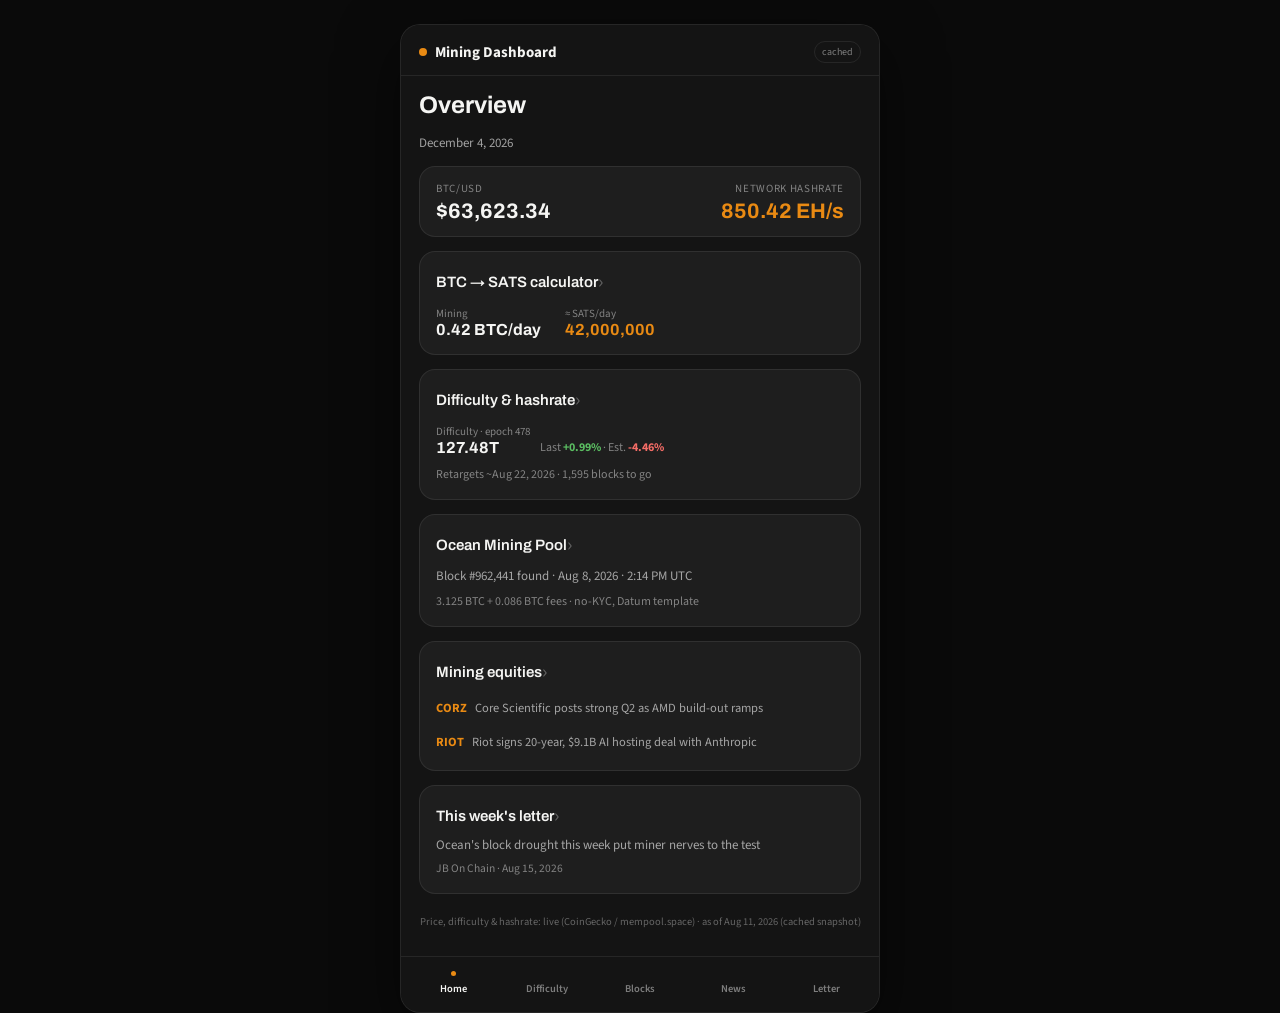
<file: index.html>
<!DOCTYPE html>
<html lang="en">
<head>
<meta charset="utf-8">
<meta name="viewport" content="width=device-width, initial-scale=1, viewport-fit=cover">
<title>Bitcoin Mining Dashboard</title>
<meta name="description" content="Live BTC price, difficulty & hashrate, Ocean Mining Pool blocks, mining-equity news, and the weekly JB On Chain letter.">
<meta name="theme-color" content="#0a0a0a">
<link rel="manifest" href="manifest.webmanifest">
<link rel="icon" href="data:image/svg+xml,%3Csvg xmlns='http://www.w3.org/2000/svg' viewBox='0 0 100 100'%3E%3Ccircle cx='50' cy='50' r='48' fill='%230a0a0a'/%3E%3Ctext x='50' y='68' font-size='58' text-anchor='middle' fill='%23f7931a' font-family='Arial, sans-serif' font-weight='bold'%3E%E2%82%BF%3C/text%3E%3C/svg%3E">
<link rel="preconnect" href="https://fonts.googleapis.com">
<link rel="preconnect" href="https://fonts.gstatic.com" crossorigin>
<link href="https://fonts.googleapis.com/css2?family=Archivo:wght@500;600;700;800&family=Source+Sans+3:wght@400;500;600;700&display=swap" rel="stylesheet">
<link rel="stylesheet" href="styles.css">
</head>
<body>
<div id="app-shell"></div>

<script src="data.js"></script>
<script src="live.js"></script>
<script src="app.js"></script>
<script>
// Silent pageview counter for the hidden /stats.html page. Fire-and-forget,
// never blocks or affects rendering if the counter service is unreachable.
(function () {
  try {
    fetch('https://api.countapi.xyz/hit/btc-mining-dash-mari18b-9f3k2/views', { keepalive: true }).catch(function () {});
  } catch (e) {}
})();
</script>
</body>
</html>
</file>
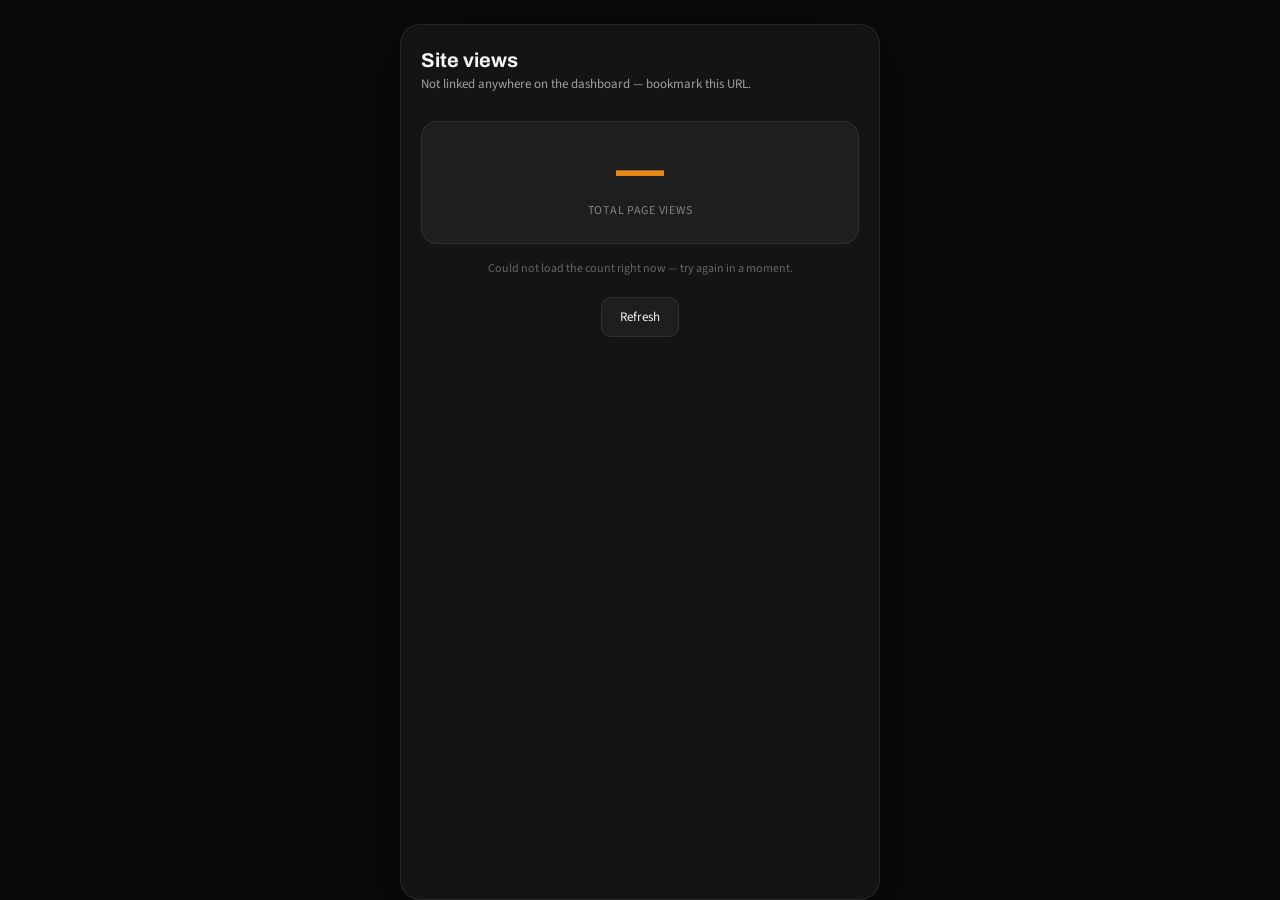
<file: stats.html>
<!DOCTYPE html>
<html lang="en">
<head>
<meta charset="utf-8">
<meta name="viewport" content="width=device-width, initial-scale=1, viewport-fit=cover">
<title>Site Stats</title>
<meta name="robots" content="noindex, nofollow">
<link rel="preconnect" href="https://fonts.googleapis.com">
<link rel="preconnect" href="https://fonts.gstatic.com" crossorigin>
<link href="https://fonts.googleapis.com/css2?family=Archivo:wght@500;600;700;800&family=Source+Sans+3:wght@400;500;600;700&display=swap" rel="stylesheet">
<link rel="stylesheet" href="styles.css">
<style>
  #app-shell { display: block; padding: 24px 20px 40px; }
  .stats-title { font-size: 20px; margin: 0 0 4px; }
  .stats-sub { color: var(--text-dim); font-size: 13px; margin: 0 0 28px; }
  .stats-card {
    background: var(--card); border: 1px solid var(--border); border-radius: 16px;
    padding: 24px; text-align: center; margin-bottom: 16px;
  }
  .stats-count { font-family: 'Archivo', sans-serif; font-weight: 800; font-size: 48px; color: var(--accent); line-height: 1; }
  .stats-label { color: var(--text-faint); font-size: 12px; text-transform: uppercase; letter-spacing: 0.06em; margin-top: 8px; }
  .stats-status { color: var(--text-faintest); font-size: 12px; text-align: center; margin-top: 12px; }
  .stats-refresh {
    display: block; margin: 20px auto 0; background: var(--card); color: var(--text);
    border: 1px solid var(--border); border-radius: 10px; padding: 10px 18px; font-size: 13px; cursor: pointer;
  }
  .stats-refresh:hover { border-color: var(--accent); color: var(--accent); }
</style>
</head>
<body>
<div id="app-shell">
  <h1 class="heading stats-title">Site views</h1>
  <p class="stats-sub">Not linked anywhere on the dashboard — bookmark this URL.</p>
  <div class="stats-card">
    <div class="stats-count" id="count">—</div>
    <div class="stats-label">total page views</div>
  </div>
  <div class="stats-status" id="status">Loading…</div>
  <button class="stats-refresh" id="refresh">Refresh</button>
</div>

<script>
(function () {
  var COUNTER_URL = 'https://api.countapi.xyz/get/btc-mining-dash-mari18b-9f3k2/views';
  var countEl = document.getElementById('count');
  var statusEl = document.getElementById('status');

  function load() {
    statusEl.textContent = 'Loading…';
    fetch(COUNTER_URL)
      .then(function (res) {
        if (!res.ok) throw new Error('HTTP ' + res.status);
        return res.json();
      })
      .then(function (data) {
        var value = data && data.value;
        if (typeof value !== 'number') throw new Error('bad payload');
        countEl.textContent = value.toLocaleString('en-US');
        statusEl.textContent = 'As of ' + new Date().toLocaleString('en-US');
      })
      .catch(function () {
        statusEl.textContent = 'Could not load the count right now — try again in a moment.';
      });
  }

  document.getElementById('refresh').addEventListener('click', load);
  load();
})();
</script>
</body>
</html>
</file>
<file: styles.css>
:root {
  --accent: oklch(0.72 0.16 63);
  --accent-dim: oklch(0.72 0.16 63 / 0.15);
  --green: oklch(0.72 0.16 145);
  --red: oklch(0.7 0.17 25);
  --bg: #0a0a0a;
  --card: #1e1e1e;
  --card-2: #141414;
  --border: rgba(255, 255, 255, 0.08);
  --text: #f5f5f3;
  --text-dim: rgba(255, 255, 255, 0.6);
  --text-faint: rgba(255, 255, 255, 0.45);
  --text-faintest: rgba(255, 255, 255, 0.35);
}

* { box-sizing: border-box; }

html, body {
  margin: 0;
  background: var(--bg);
  color: var(--text);
  font-family: 'Source Sans 3', sans-serif;
  -webkit-font-smoothing: antialiased;
}

a { color: var(--accent); text-decoration: none; }
a:hover { color: oklch(0.8 0.16 63); }
input { font-family: 'Source Sans 3', sans-serif; }
button { font-family: inherit; }

.heading { font-family: 'Archivo', sans-serif; font-weight: 700; }

#app-shell {
  max-width: 480px;
  margin: 0 auto;
  min-height: 100vh;
  display: flex;
  flex-direction: column;
  background: var(--card-2);
  position: relative;
}

@media (min-width: 560px) {
  body { padding: 24px 0 0; }
  #app-shell {
    min-height: calc(100vh - 24px);
    border-radius: 20px;
    border: 1px solid var(--border);
    overflow: hidden;
    box-shadow: 0 20px 60px rgba(0,0,0,0.5);
  }
}

/* ---------- top bar ---------- */
.topbar {
  flex-shrink: 0;
  display: flex;
  align-items: center;
  justify-content: space-between;
  gap: 10px;
  padding: 16px 18px 12px;
  border-bottom: 1px solid var(--border);
  position: sticky;
  top: 0;
  background: var(--card-2);
  z-index: 5;
}
.topbar .brand { display: flex; align-items: center; gap: 8px; font-size: 15px; font-weight: 700; }
.topbar .brand .dot { width: 8px; height: 8px; border-radius: 50%; background: var(--accent); }
.live-badge { font-size: 10px; padding: 3px 7px; border-radius: 999px; border: 1px solid var(--border); color: var(--text-faint); white-space: nowrap; }
.live-badge.is-live { color: var(--green); border-color: color-mix(in oklch, var(--green) 40%, transparent); }
.live-badge.is-cached { color: var(--text-faint); }

/* ---------- scroll area ---------- */
.screen { flex: 1; overflow: auto; padding: 16px 18px 8px; display: flex; flex-direction: column; gap: 14px; min-height: 0; }
.screen.tight { gap: 16px; }

.page-title { font-size: 24px; }
.page-sub { font-size: 13px; color: var(--text-dim); margin-top: 2px; }

.card {
  background: var(--card);
  border: 1px solid var(--border);
  border-radius: 16px;
  padding: 16px;
}
.card.link { text-align: left; cursor: pointer; width: 100%; display: flex; flex-direction: column; gap: 10px; color: inherit; }
.card.link:hover { border-color: rgba(255,255,255,0.16); }
.row-between { display: flex; justify-content: space-between; align-items: center; }
.chevron { font-size: 20px; color: rgba(255,255,255,0.3); }

.stat-label { font-size: 11px; letter-spacing: .06em; text-transform: uppercase; color: var(--text-faint); white-space: nowrap; }
.stat-value { font-family: 'Archivo', sans-serif; font-size: 21px; font-weight: 700; margin-top: 4px; }

.two-up { display: flex; justify-content: space-between; background: var(--card); border: 1px solid var(--border); border-radius: 16px; padding: 14px 16px; }
.two-up > div:last-child { text-align: right; }

.small-label { font-size: 11px; color: var(--text-faint); }
.value-md { font-family: 'Archivo', sans-serif; font-size: 16px; font-weight: 700; }
.value-sm { font-family: 'Archivo', sans-serif; font-size: 15px; font-weight: 700; margin-top: 3px; }

.footnote { text-align: center; font-size: 10.5px; color: var(--text-faintest); padding: 6px 0 18px; line-height: 1.5; }
.footnote a { color: inherit; text-decoration: underline; }

/* ---------- bottom tabs ---------- */
.tabbar { flex-shrink: 0; display: flex; padding: 8px 6px calc(env(safe-area-inset-bottom, 0px) + 10px); border-top: 1px solid var(--border); background: var(--card-2); position: sticky; bottom: 0; }
.tab-btn { flex: 1; display: flex; flex-direction: column; align-items: center; gap: 5px; background: transparent; border: none; padding: 6px 2px; cursor: pointer; color: var(--text-faint); }
.tab-btn .dot { width: 5px; height: 5px; border-radius: 50%; background: transparent; }
.tab-btn.active { color: var(--text); }
.tab-btn.active .dot { background: var(--accent); }
.tab-btn .label { font-size: 10.5px; font-weight: 600; }

/* ---------- misc bits ---------- */
.chips { display: flex; gap: 8px; overflow: auto; padding-bottom: 2px; }
.chip { flex-shrink: 0; padding: 8px 14px; border-radius: 999px; border: 1px solid rgba(255,255,255,0.16); font-size: 12px; font-weight: 600; white-space: nowrap; cursor: pointer; background: transparent; color: var(--text-dim); }
.chip.active { background: var(--accent); color: #141414; border-color: var(--accent); }

.equity-strip { display: flex; gap: 8px; overflow: auto; padding-bottom: 2px; }
.equity-pill { flex-shrink: 0; background: var(--card); border: 1px solid var(--border); border-radius: 12px; padding: 10px 14px; min-width: 90px; }
.equity-pill .ticker { font-family: 'Archivo', sans-serif; font-size: 12px; font-weight: 700; color: var(--text-dim); }
.equity-pill .price { font-family: 'Archivo', sans-serif; font-size: 15px; font-weight: 700; margin-top: 2px; }
.equity-pill .pct { font-size: 11px; font-weight: 600; margin-top: 2px; }

.news-item, .block-item { background: var(--card); border: 1px solid var(--border); border-radius: 14px; padding: 14px 16px; display: flex; flex-direction: column; gap: 8px; }
.news-item .top { display: flex; justify-content: space-between; align-items: center; }
.news-item .tags { display: flex; gap: 8px; align-items: center; }
.news-item .ticker { font-family: 'Archivo', sans-serif; font-size: 12px; font-weight: 700; color: var(--accent); }
.news-item .cat { font-size: 10.5px; color: var(--text-faint); border: 1px solid rgba(255,255,255,0.15); border-radius: 6px; padding: 2px 7px; white-space: nowrap; }
.news-item .date { font-size: 11.5px; color: var(--text-faint); }
.news-item .headline { font-family: 'Archivo', sans-serif; font-size: 15px; font-weight: 600; line-height: 1.35; }
.news-item .summary { font-size: 12.5px; color: var(--text-dim); line-height: 1.45; }

.block-item { flex-direction: row; justify-content: space-between; align-items: center; }
.block-item .height { font-family: 'Archivo', sans-serif; font-size: 16px; font-weight: 700; }
.block-item .date { font-size: 12px; color: var(--text-faint); margin-top: 3px; }
.block-item .total { font-family: 'Archivo', sans-serif; font-size: 14px; font-weight: 700; color: var(--accent); text-align: right; }
.block-item .incl { font-size: 11.5px; color: var(--text-faint); margin-top: 3px; text-align: right; }

.divider { height: 1px; background: var(--border); }

.bar-row .top { display: flex; justify-content: space-between; font-size: 12.5px; margin-bottom: 5px; }
.bar-track { height: 8px; border-radius: 5px; background: rgba(255,255,255,0.08); overflow: hidden; }
.bar-fill { height: 100%; border-radius: 5px; }

.stat-grid { display: flex; flex-wrap: wrap; gap: 12px 20px; }
.stat-grid > div { min-width: 120px; }

.letter-card { display: flex; flex-direction: column; gap: 14px; }
.letter-subject { font-family: 'Archivo', sans-serif; font-size: 19px; font-weight: 700; line-height: 1.35; }
.letter-byline { font-size: 12px; color: var(--text-faint); margin-top: 6px; }
.letter-card p { font-size: 14.5px; line-height: 1.6; color: rgba(255,255,255,0.82); margin: 0; }
.letter-sign { font-family: 'Archivo', sans-serif; font-size: 14px; font-weight: 700; margin-top: 4px; }

/* ---------- calculator modal ---------- */
.modal-backdrop {
  position: fixed; inset: 0; background: rgba(0,0,0,0.6);
  display: flex; align-items: flex-end; justify-content: center; z-index: 50;
}
@media (min-width: 560px) {
  .modal-backdrop { align-items: center; }
}
.modal-sheet {
  width: 100%; max-width: 480px; max-height: 88vh;
  background: #141414; border-radius: 20px 20px 0 0;
  display: flex; flex-direction: column; overflow: hidden;
}
@media (min-width: 560px) {
  .modal-sheet { border-radius: 20px; max-height: 80vh; }
}
.modal-header { flex-shrink: 0; padding: 18px 16px 12px; display: flex; align-items: center; gap: 10px; border-bottom: 1px solid var(--border); }
.modal-close { background: rgba(255,255,255,0.08); border: none; color: var(--text); width: 34px; height: 34px; border-radius: 50%; font-size: 20px; line-height: 1; cursor: pointer; }
.modal-title { font-family: 'Archivo', sans-serif; font-size: 17px; font-weight: 700; }
.modal-body { flex: 1; overflow: auto; padding: 20px 18px 40px; display: flex; flex-direction: column; gap: 24px; }

.field label { font-size: 12px; color: var(--text-faint); }
.field input {
  width: 100%; margin-top: 6px; background: var(--card);
  border: 1px solid rgba(255,255,255,0.1); border-radius: 12px; padding: 14px;
  color: var(--text); font-size: 20px; font-weight: 700; font-family: 'Archivo', sans-serif;
}
.field input.plain { font-size: 18px; font-weight: 400; }
.subhead { font-family: 'Archivo', sans-serif; font-size: 14px; font-weight: 600; color: var(--text-dim); margin-bottom: 10px; }

.result-row { display: flex; gap: 10px; margin-top: 14px; }
.result-box { flex: 1; background: var(--card); border-radius: 12px; padding: 12px; }
.result-box .k { font-size: 11px; color: var(--text-faint); }
.result-box .v { font-family: 'Archivo', sans-serif; font-size: 17px; font-weight: 700; margin-top: 4px; }
.result-box .v.accent { color: var(--accent); }

::-webkit-scrollbar { width: 0; height: 0; }
</file>
